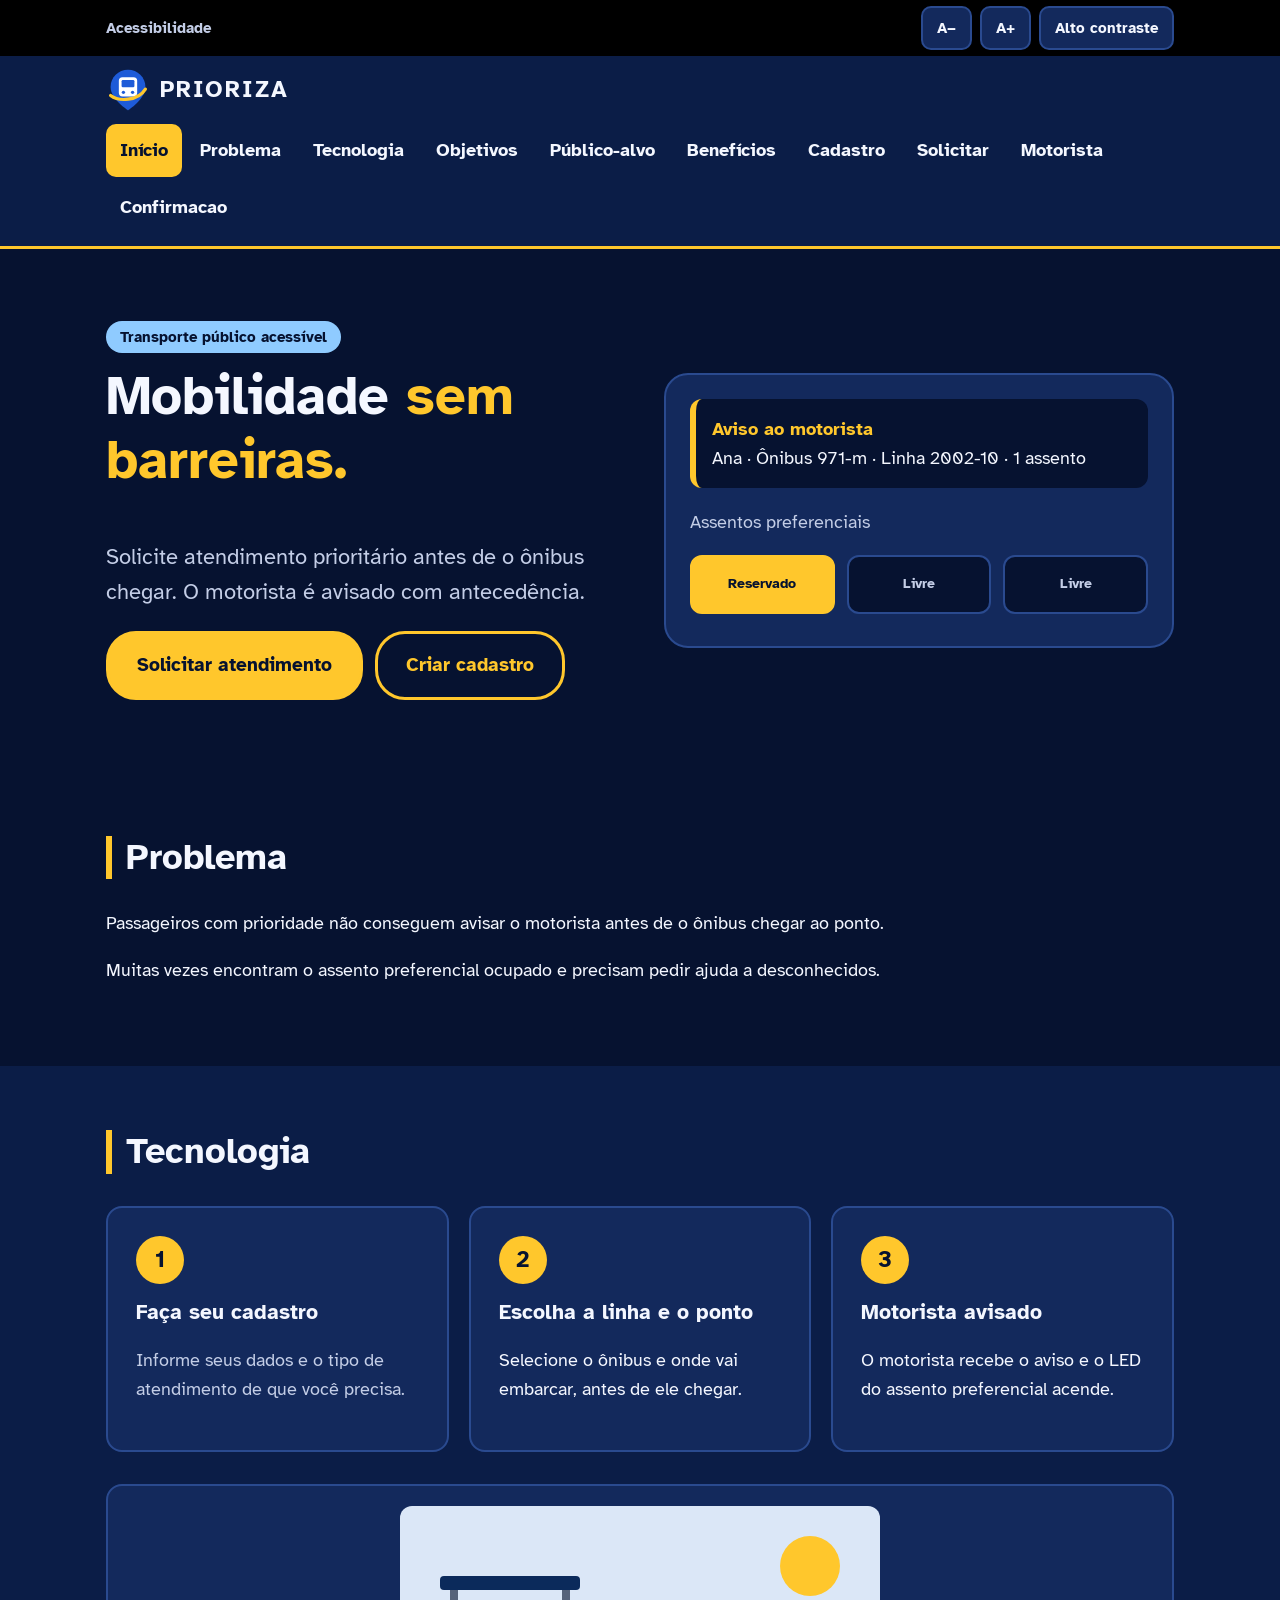
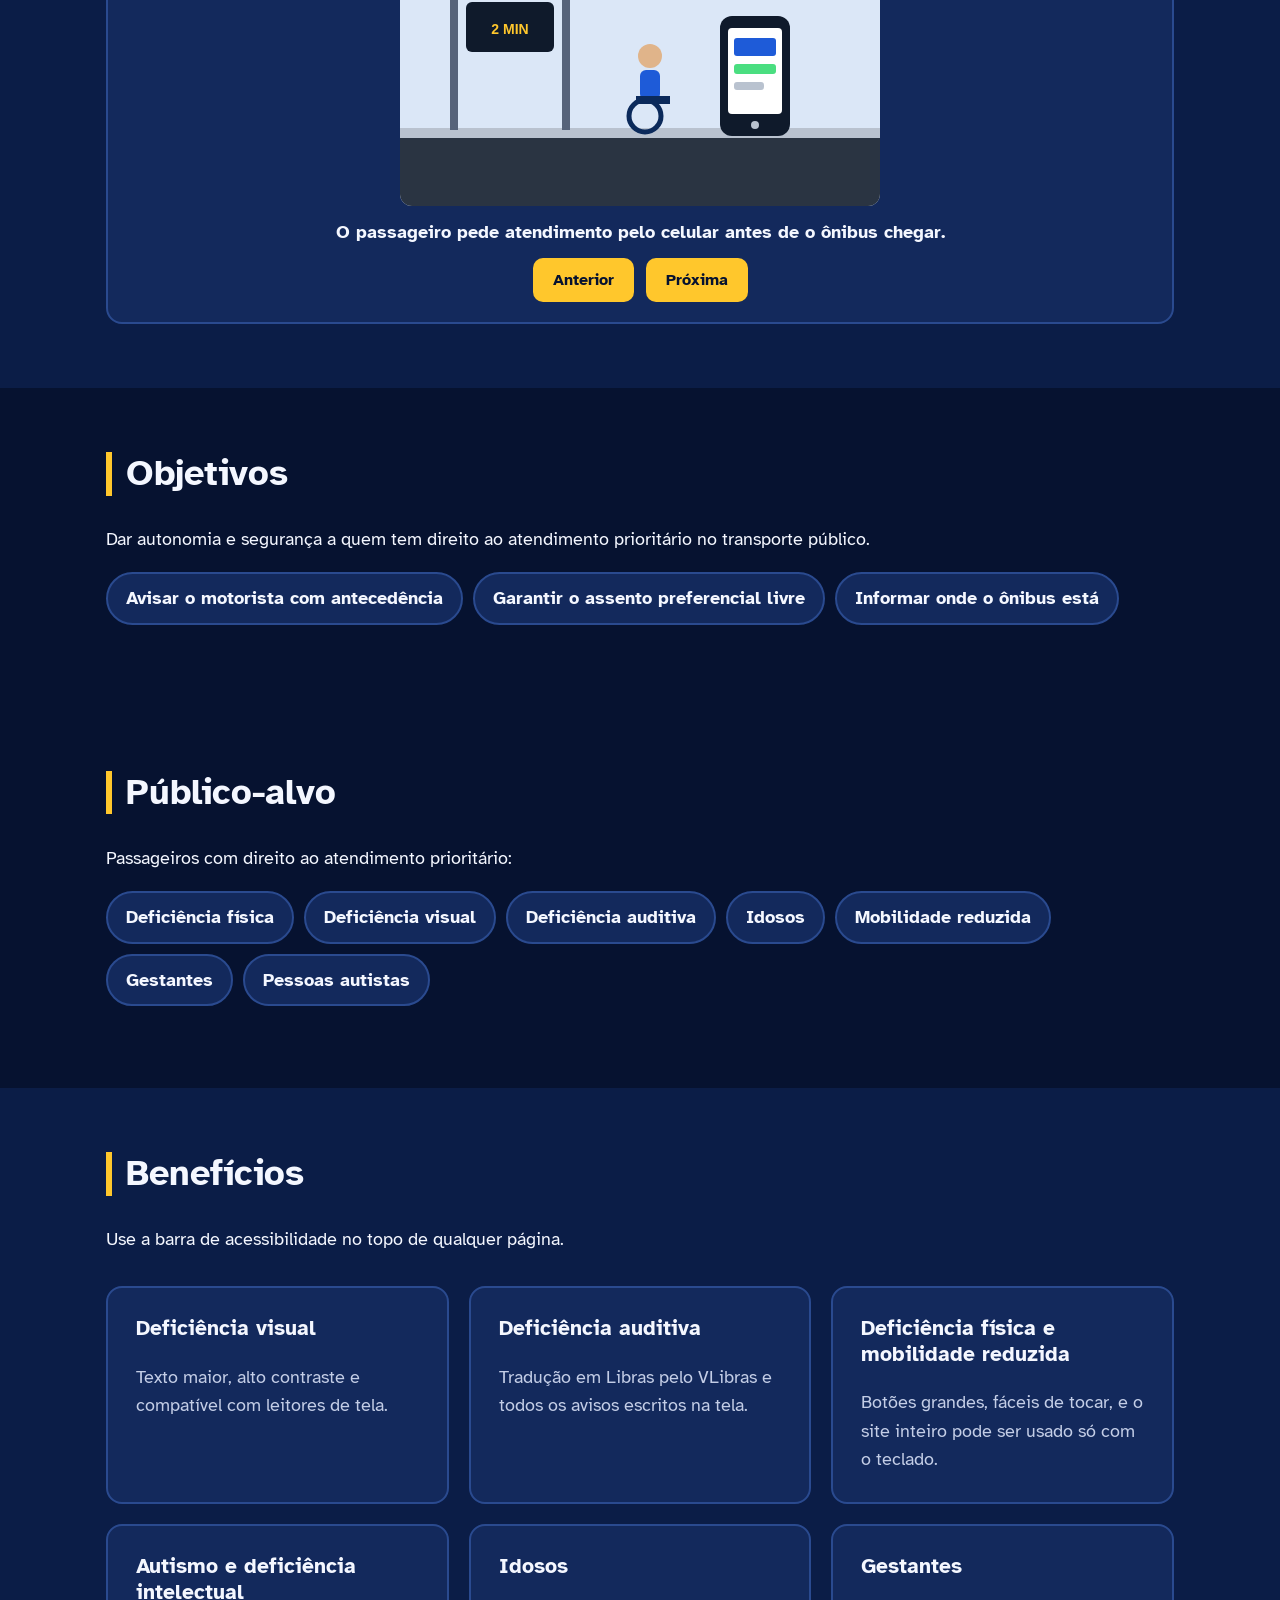
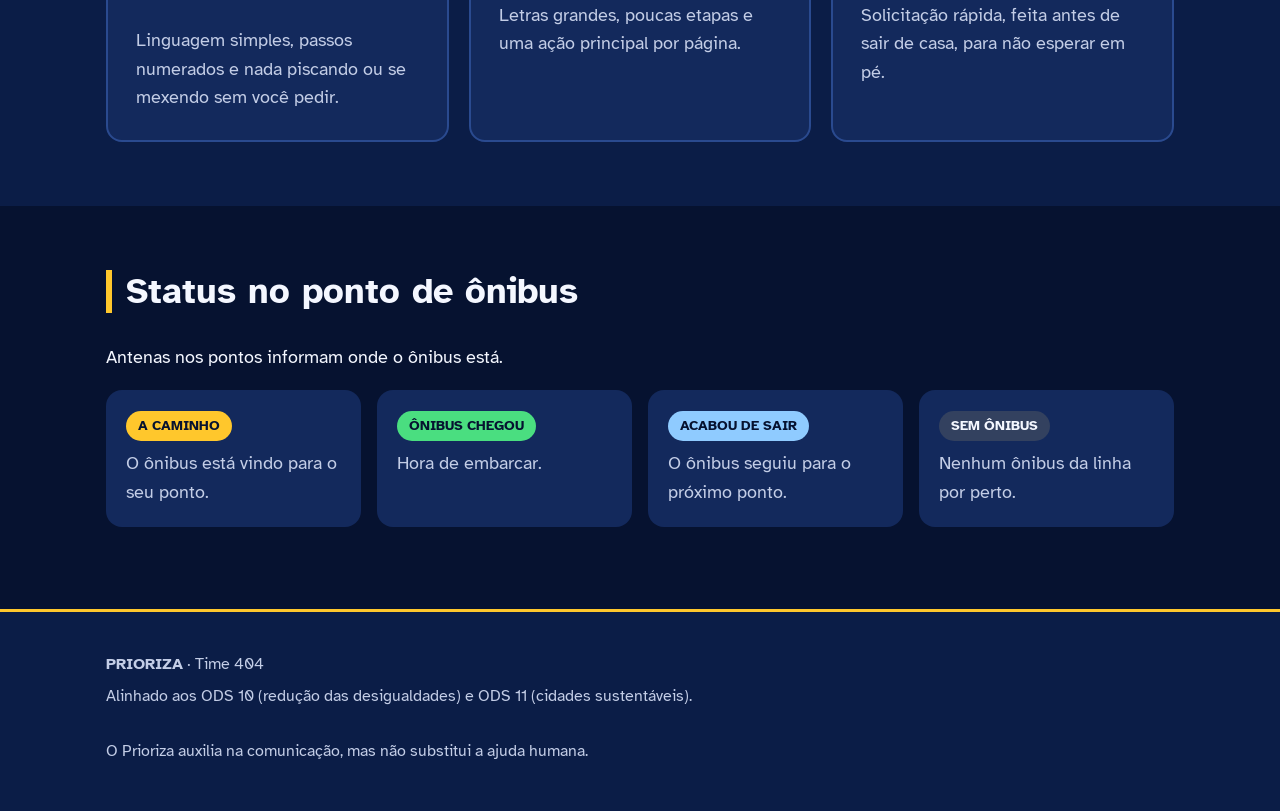
<file: index.html>
<!DOCTYPE html>
<html lang="pt-BR">

<head>
    <meta charset="UTF-8">
    <meta name="viewport" content="width=device-width, initial-scale=1.0">
    <title>Prioriza - Mobilidade sem barreiras</title>
    <link rel="preconnect" href="https://fonts.googleapis.com">
    <link rel="preconnect" href="https://fonts.gstatic.com" crossorigin>
    <link href="https://fonts.googleapis.com/css2?family=Atkinson+Hyperlegible:wght@400;700&display=swap"
        rel="stylesheet">
    <link rel="stylesheet" href="src/style/main.css">
</head>

<body>
    <!--corpo-->
    <a class="skip-link" href="#content">Pular para o conteúdo</a>
    <div class="topbar">
        <div class="container">
            <span class="topbar-title">Acessibilidade</span>
            <button onclick="diminuirTexto()" aria-label="Diminuir o tamanho do texto">A−</button>
            <button onclick="aumentarTexto()" aria-label="Aumentar o tamanho do texto">A+</button>
            <button onclick="alternarContraste()">Alto contraste</button>
        </div>
    </div>

    <header class="header">
        <div class="container">
            <a class="logo" href="index.html">
                <img src="src/assets/img/logo.svg" alt="Logo do Prioriza" width="44" height="44">
                PRIORIZA
            </a>
            <nav aria-label="Menu principal">
                <ul class="menu">
                    <li><a aria-current="page" class="active" href="index.html">Início</a></li>
                    <li><a href="#problem">Problema</a></li>
                    <li><a href="#tecno">Tecnologia</a></li>
                    <li><a href="#goals">Objetivos</a></li>
                    <li><a href="#audience">Público-alvo</a></li>
                    <li><a href="#benefit">Benefícios</a></li>
                    <li><a href="src/pages/register.html">Cadastro</a></li>
                    <li><a href="src/pages/request.html">Solicitar</a></li>
                    <li><a href="src/pages/driver.html">Motorista</a></li>
                    <li><a href="src/pages/confirmation.html">Confirmacao</a></li>
                </ul>
            </nav>
        </div>
    </header>

    <main id="content" tabindex="-1">
        <section class="intro">
            <div class="container">
                <div>
                    <span class="tag">Transporte público acessível</span>
                    <h1>Mobilidade <span>sem barreiras.</span></h1>
                    <p class="subtitle">Solicite atendimento prioritário antes de o ônibus chegar. O motorista é avisado
                        com antecedência.</p>
                    <div class="buttons">
                        <a class="button yellow-button" href="src/pages/request.html">Solicitar atendimento</a>
                        <a class="button border-button" href="src/pages/register.html">Criar cadastro</a>
                    </div>
                </div>

                <div class="example" aria-label="Exemplo de aviso enviado ao motorista">
                    <div class="example-alert">
                        <strong>Aviso ao motorista</strong>
                        Ana · Ônibus 971-m · Linha 2002-10 · 1 assento
                    </div>
                    <p class="seats-text">Assentos preferenciais</p>
                    <div class="seats">
                        <div class="seat seat-on">Reservado</div>
                        <div class="seat">Livre</div>
                        <div class="seat">Livre</div>
                    </div>
                </div>
            </div>
        </section>
        <section class="section" id="problem">
            <div class="container">
                <h2 class="title">Problema</h2>
                <p>Passageiros com prioridade não conseguem avisar o motorista antes de o ônibus chegar ao ponto.</p>
                <p>Muitas vezes encontram o assento preferencial ocupado e precisam pedir ajuda a desconhecidos.</p>
            </div>
        </section>
        <section class="section section-blue">
            <div class="container">
                <h2 id="tecno" class="title">Tecnologia</h2>
                <ol class="cards">
                    <li class="card">
                        <span class="number">1</span>
                        <h3>Faça seu cadastro</h3>
                        <span class="card-text">Informe seus dados e o tipo de atendimento de que você precisa.</span>
                    </li>
                    <li class="card">
                        <span class="number">2</span>
                        <h3>Escolha a linha e o ponto</h3>
                        <p>Selecione o ônibus e onde vai embarcar, antes de ele chegar.</p>
                    </li>
                    <li class="card">
                        <span class="number">3</span>
                        <h3>Motorista avisado</h3>
                        <p>O motorista recebe o aviso e o LED do assento preferencial acende.</p>
                    </li>
                </ol>
                <div class="slideshow">
                    <img id="foto" src="src/assets/img/slide1.svg"
                        alt="O passageiro pede atendimento pelo celular antes de o ônibus chegar.">
                    <span id="legenda" class="legenda" aria-live="polite">O passageiro pede atendimento pelo
                        celular antes de o ônibus chegar.</span>
                    <div class="botoes">
                        <button type="button" onclick="voltarFoto()">Anterior</button>
                        <button type="button" onclick="proximaFoto()">Próxima</button>
                    </div>
                </div>
            </div>
        </section>
        <section class="section" id="goals">
            <div class="container">
                <h2 class="title">Objetivos</h2>
                <p>Dar autonomia e segurança a quem tem direito ao atendimento prioritário no transporte público.</p>
                <ul class="people">
                    <li>Avisar o motorista com antecedência</li>
                    <li>Garantir o assento preferencial livre</li>
                    <li>Informar onde o ônibus está</li>
                </ul>
            </div>
        </section>
        <section class="section">
            <div class="container">
                <h2 id="audience" class="title">Público-alvo</h2>
                <p>Passageiros com direito ao atendimento prioritário:</p>
                <ul class="people">
                    <li>Deficiência física</li>
                    <li>Deficiência visual</li>
                    <li>Deficiência auditiva</li>
                    <li>Idosos</li>
                    <li>Mobilidade reduzida</li>
                    <li>Gestantes</li>
                    <li>Pessoas autistas</li>
                </ul>
            </div>
        </section>
        <section class="section section-blue">
            <div class="container">
                <h2 id="benefit" class="title">Benefícios</h2>
                <p>Use a barra de acessibilidade no topo de qualquer página.</p>
                <ul class="cards">
                    <li class="card">
                        <h3>Deficiência visual</h3>
                        <span class="card-text">Texto maior, alto contraste e compatível com leitores de tela.</span>
                    </li>
                    <li class="card">
                        <h3>Deficiência auditiva</h3>
                        <span class="card-text">Tradução em Libras pelo VLibras e todos os avisos escritos na
                            tela.</span>
                    </li>
                    <li class="card">
                        <h3>Deficiência física e mobilidade reduzida</h3>
                        <span class="card-text">Botões grandes, fáceis de tocar, e o site inteiro pode ser usado só com
                            o teclado.</span>
                    </li>
                    <li class="card">
                        <h3>Autismo e deficiência intelectual</h3>
                        <span class="card-text">Linguagem simples, passos numerados e nada piscando ou se mexendo sem
                            você pedir.</span>
                    </li>
                    <li class="card">
                        <h3>Idosos</h3>
                        <span class="card-text">Letras grandes, poucas etapas e uma ação principal por página.</span>
                    </li>
                    <li class="card">
                        <h3>Gestantes</h3>
                        <span class="card-text">Solicitação rápida, feita antes de sair de casa, para não esperar em
                            pé.</span>
                    </li>
                </ul>
            </div>
        </section>
        <section class="section">
            <div class="container">
                <h2 class="title">Status no ponto de ônibus</h2>
                <p>Antenas nos pontos informam onde o ônibus está.</p>
                <ul class="status-cards">
                    <li>
                        <span class="status status-yellow">A CAMINHO</span>
                        <span class="status-text">O ônibus está vindo para o seu ponto.</span>
                    </li>
                    <li>
                        <span class="status status-green">ÔNIBUS CHEGOU</span>
                        <span class="status-text">Hora de embarcar.</span>
                    </li>
                    <li>
                        <span class="status status-blue">ACABOU DE SAIR</span>
                        <span class="status-text">O ônibus seguiu para o próximo ponto.</span>
                    </li>
                    <li>
                        <span class="status status-gray">SEM ÔNIBUS</span>
                        <span class="status-text">Nenhum ônibus da linha por perto.</span>
                    </li>
                </ul>
            </div>
        </section>
    </main>

    <footer class="footer">
        <div class="container">
            <div>
                <p><strong>PRIORIZA</strong> · Time 404</p>
                <p>Alinhado aos ODS 10 (redução das desigualdades) e ODS 11 (cidades sustentáveis).</p>
            </div>
            <p>O Prioriza auxilia na comunicação, mas não substitui a ajuda humana.</p>
        </div>
    </footer>

    <script src="src/js/prioriza.js"></script>
    <script src="src/js/interface.js"></script>
    <script src="src/js/accessibility.js"></script>
    <script src="src/js/slideshow.js"></script>
    <script src="https://vlibras.gov.br/app/vlibras-plugin.js"></script>
</body>

</html>
</file>
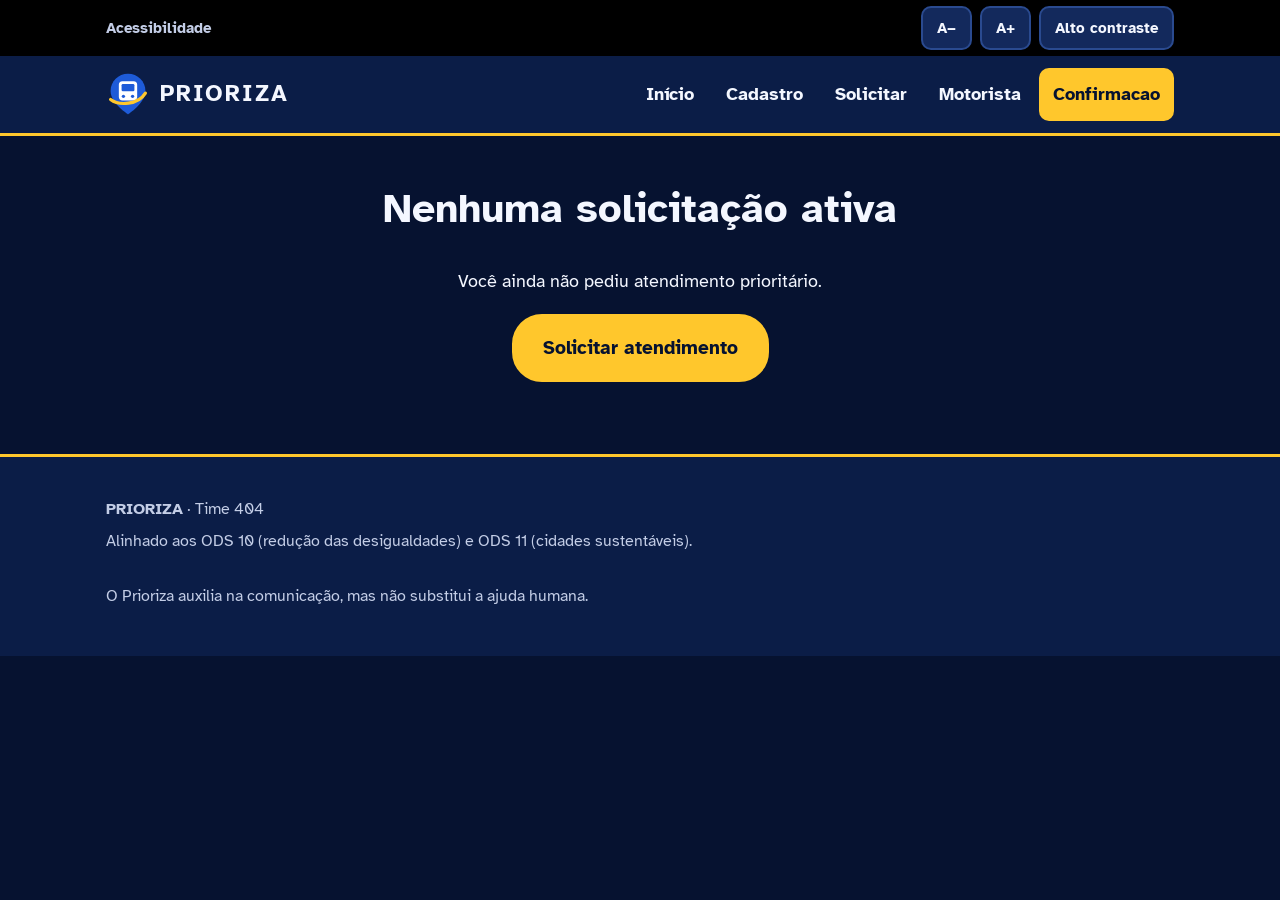
<file: src/pages/confirmation.html>
<!DOCTYPE html>
<html lang="pt-BR">

<head>
    <meta charset="UTF-8">
    <meta name="viewport" content="width=device-width, initial-scale=1.0">
    <title>Sua solicitação - Prioriza</title>
    <link rel="preconnect" href="https://fonts.googleapis.com">
    <link rel="preconnect" href="https://fonts.gstatic.com" crossorigin>
    <link href="https://fonts.googleapis.com/css2?family=Atkinson+Hyperlegible:wght@400;700&display=swap"
        rel="stylesheet">
    <link rel="stylesheet" href="../style/main.css">
</head>

<body onload="mostraPaginaConfirmacao()">
    <a class="skip-link" href="#content">Pular para o conteúdo</a>
    <div class="topbar">
        <div class="container">
            <span class="topbar-title">Acessibilidade</span>
            <button onclick="diminuirTexto()" aria-label="Diminuir o tamanho do texto">A−</button>
            <button onclick="aumentarTexto()" aria-label="Aumentar o tamanho do texto">A+</button>
            <button onclick="alternarContraste()">Alto contraste</button>
        </div>
    </div>

    <header class="header">
        <div class="container">
            <a class="logo" href="../../index.html">
                <img src="../assets/img/logo.svg" alt="Logo do Prioriza" width="44" height="44">
                PRIORIZA
            </a>
            <nav aria-label="Menu principal">
                <ul class="menu">
                    <li><a href="../../index.html">Início</a></li>
                    <li><a href="register.html">Cadastro</a></li>
                    <li><a href="request.html">Solicitar</a></li>
                    <li><a href="driver.html">Motorista</a></li>
                    <li><a class="active" aria-current="page" href="confirmation.html">Confirmacao</a></li>
                </ul>
            </nav>
        </div>
    </header>

    <main id="content" tabindex="-1">
        <section class="page">
            <div class="container done">
                <div id="active-request">
                    <div class="done-icon" aria-hidden="true">&#10003;</div>
                    <p class="step">Passo 3 de 3</p>
                    <h1>Solicitação enviada com sucesso!</h1>
                    <p>Seu pedido já foi informado ao motorista.</p>
                    <p class="msg msg-green" id="driver-message"></p>

                    <div class="side-box">
                        <h2>Sua solicitação</h2>
                        <dl class="info">
                            <div>
                                <dt>Linha</dt>
                                <dd id="line"></dd>
                            </div>
                            <div>
                                <dt>Ônibus</dt>
                                <dd id="bus"></dd>
                            </div>
                            <div>
                                <dt>Ponto de embarque</dt>
                                <dd id="summary-stop"></dd>
                            </div>
                            <div>
                                <dt>Assentos</dt>
                                <dd id="summary-seats"></dd>
                            </div>
                            <div>
                                <dt>LED do assento</dt>
                                <dd id="summary-led"></dd>
                            </div>
                        </dl>
                    </div>

                    <div class="side-box">
                        <h2>Onde está o ônibus</h2>
                        <ul class="stops">
                            <li id="stop-item1"><span id="stop1">Terminal Pq. D. Pedro II</span> <span
                                    class="status status-gray" id="status1">SEM ÔNIBUS</span></li>
                            <li id="stop-item2"><span id="stop2">Lgo. Pateo do Colégio</span> <span
                                    class="status status-gray" id="status2">SEM ÔNIBUS</span></li>
                            <li id="stop-item3"><span id="stop3">R. Boa Vista, 364</span> <span
                                    class="status status-gray" id="status3">SEM ÔNIBUS</span></li>
                        </ul>
                        <p class="alert-text" id="arrival-alert" aria-live="polite"></p>
                        <button class="button yellow-button big-button" id="move-button" onclick="moverOnibus()">Avançar
                            ônibus</button>
                    </div>

                    <details class="cancel" id="cancel-box">
                        <summary>Cancelar solicitação</summary>
                        <div class="side-box">
                            <h2>Tem certeza?</h2>
                            <p>O motorista será avisado de que você não precisa mais do atendimento.</p>
                            <button class="button red-button big-button" onclick="cancelarSolicitacao()">Sim,
                                cancelar solicitação</button>
                        </div>
                    </details>
                </div>

                <div class="cancelation_request" id="cancelled">
                    <h1>Solicitação cancelada</h1>
                    <p class="msg msg-green" aria-live="polite">O cancelamento do agendamento foi realizado com sucesso.
                    </p>
                    <a class="button yellow-button" href="request.html">Fazer nova solicitação</a>
                </div>

                <div class="cancelation_request" id="no-request">
                    <h1>Nenhuma solicitação ativa</h1>
                    <p>Você ainda não pediu atendimento prioritário.</p>
                    <a class="button yellow-button" href="request.html">Solicitar atendimento</a>
                </div>
            </div>
        </section>
    </main>

    <footer class="footer">
        <div class="container">
            <div>
                <p><strong>PRIORIZA</strong> · Time 404</p>
                <p>Alinhado aos ODS 10 (redução das desigualdades) e ODS 11 (cidades sustentáveis).</p>
            </div>
            <p>O Prioriza auxilia na comunicação, mas não substitui a ajuda humana.</p>
        </div>
    </footer>

    <script src="../js/prioriza.js"></script>
    <script src="../js/interface.js"></script>
    <script src="../js/accessibility.js"></script>
    <script src="https://vlibras.gov.br/app/vlibras-plugin.js"></script>
</body>

</html>
</file>
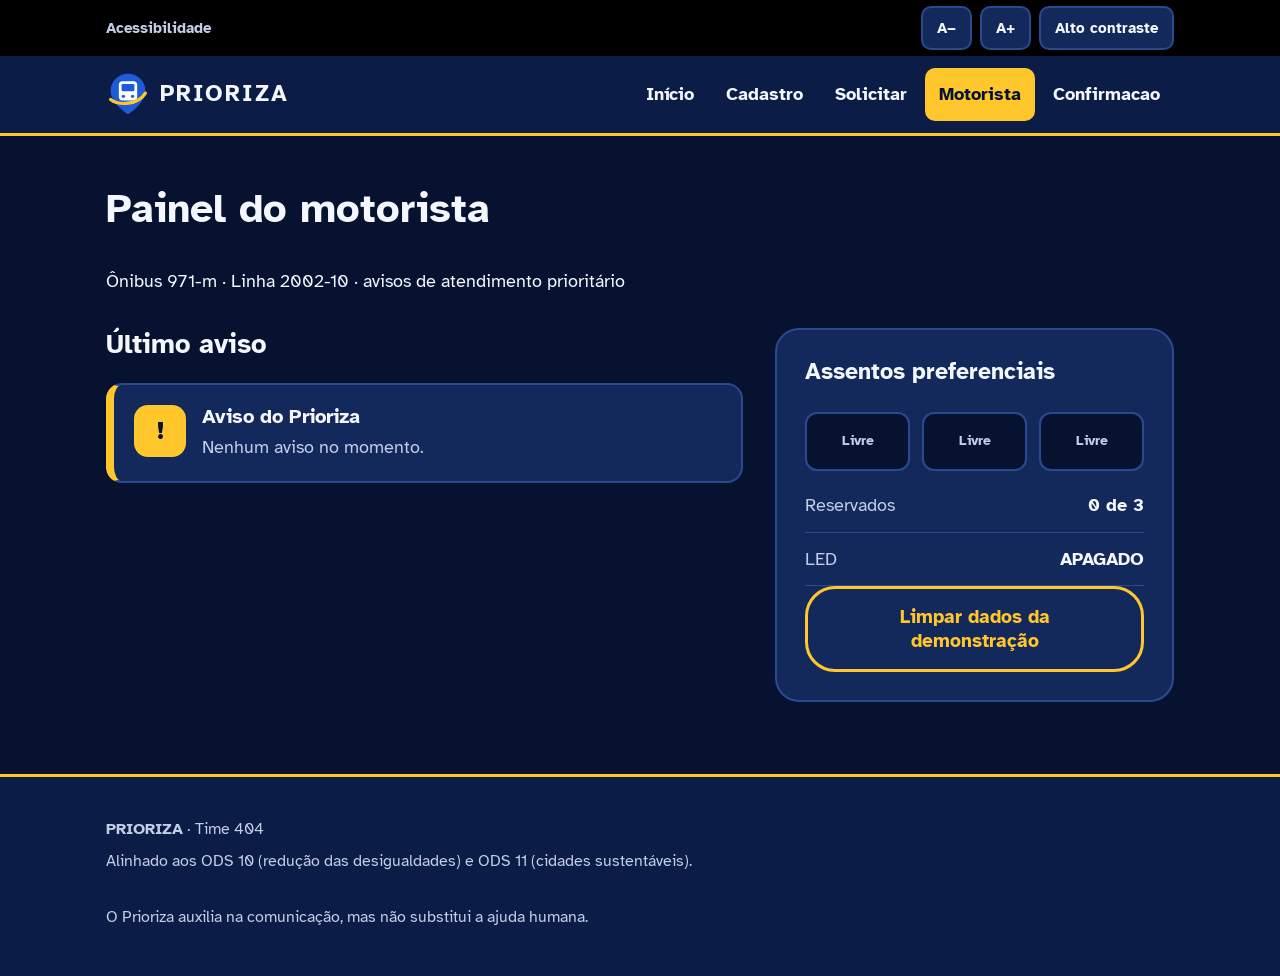
<file: src/pages/driver.html>
<!DOCTYPE html>
<html lang="pt-BR">

<head>
    <meta charset="UTF-8">
    <meta name="viewport" content="width=device-width, initial-scale=1.0">
    <title>Painel do motorista - Prioriza</title>
    <link rel="preconnect" href="https://fonts.googleapis.com">
    <link rel="preconnect" href="https://fonts.gstatic.com" crossorigin>
    <link href="https://fonts.googleapis.com/css2?family=Atkinson+Hyperlegible:wght@400;700&display=swap"
        rel="stylesheet">
    <link rel="stylesheet" href="../style/main.css">
</head>

<body onload="mostraPaginaMotorista()">
    <a class="skip-link" href="#content">Pular para o conteúdo</a>

    <div class="topbar">
        <div class="container">
            <span class="topbar-title">Acessibilidade</span>
            <button onclick="diminuirTexto()" aria-label="Diminuir o tamanho do texto">A−</button>
            <button onclick="aumentarTexto()" aria-label="Aumentar o tamanho do texto">A+</button>
            <button onclick="alternarContraste()">Alto contraste</button>
        </div>
    </div>

    <header class="header">
        <div class="container">
            <a class="logo" href="../../index.html">
                <img src="../assets/img/logo.svg" alt="Logo do Prioriza" width="44" height="44">
                PRIORIZA
            </a>
            <nav aria-label="Menu principal">
                <ul class="menu">
                    <li><a href="../../index.html">Início</a></li>
                    <li><a href="register.html">Cadastro</a></li>
                    <li><a href="request.html">Solicitar</a></li>
                    <li><a aria-current="page" class="active" href="driver.html">Motorista</a></li>
                    <li><a href="confirmation.html">Confirmacao</a></li>
                </ul>
            </nav>
        </div>
    </header>

    <main id="content" tabindex="-1">
        <section class="page">
            <div class="container">
                <h1>Painel do motorista</h1>
                <p>Ônibus 971-m · Linha 2002-10 · avisos de atendimento prioritário</p>

                <div class="row">
                    <div>
                        <h2>Último aviso</h2>
                        <div class="notice">
                            <span class="icon" aria-hidden="true">!</span>
                            <div>
                                <h3>Aviso do Prioriza</h3>
                                <p id="driver-alert">Nenhum aviso no momento.</p>
                            </div>
                        </div>
                    </div>

                    <aside class="side-box">
                        <h2>Assentos preferenciais</h2>
                        <div class="seats">
                            <div class="seat" id="seat1">Livre</div>
                            <div class="seat" id="seat2">Livre</div>
                            <div class="seat" id="seat3">Livre</div>
                        </div>
                        <dl class="info">
                            <div>
                                <dt>Reservados</dt>
                                <dd id="reserved-seats">0 de 3</dd>
                            </div>
                            <div>
                                <dt>LED</dt>
                                <dd id="driver-led">APAGADO</dd>
                            </div>
                        </dl>
                        <button class="button border-button big-button" type="button"
                            onclick="reiniciarDemonstracao()">Limpar dados
                            da demonstração</button>
                    </aside>
                </div>
            </div>
        </section>
    </main>

    <footer class="footer">
        <div class="container">
            <div>
                <p><strong>PRIORIZA</strong> · Time 404</p>
                <p>Alinhado aos ODS 10 (redução das desigualdades) e ODS 11 (cidades sustentáveis).</p>
            </div>
            <p>O Prioriza auxilia na comunicação, mas não substitui a ajuda humana.</p>
        </div>
    </footer>

    <script src="../js/prioriza.js"></script>
    <script src="../js/interface.js"></script>
    <script src="../js/accessibility.js"></script>

    <script src="https://vlibras.gov.br/app/vlibras-plugin.js"></script>
</body>

</html>
</file>
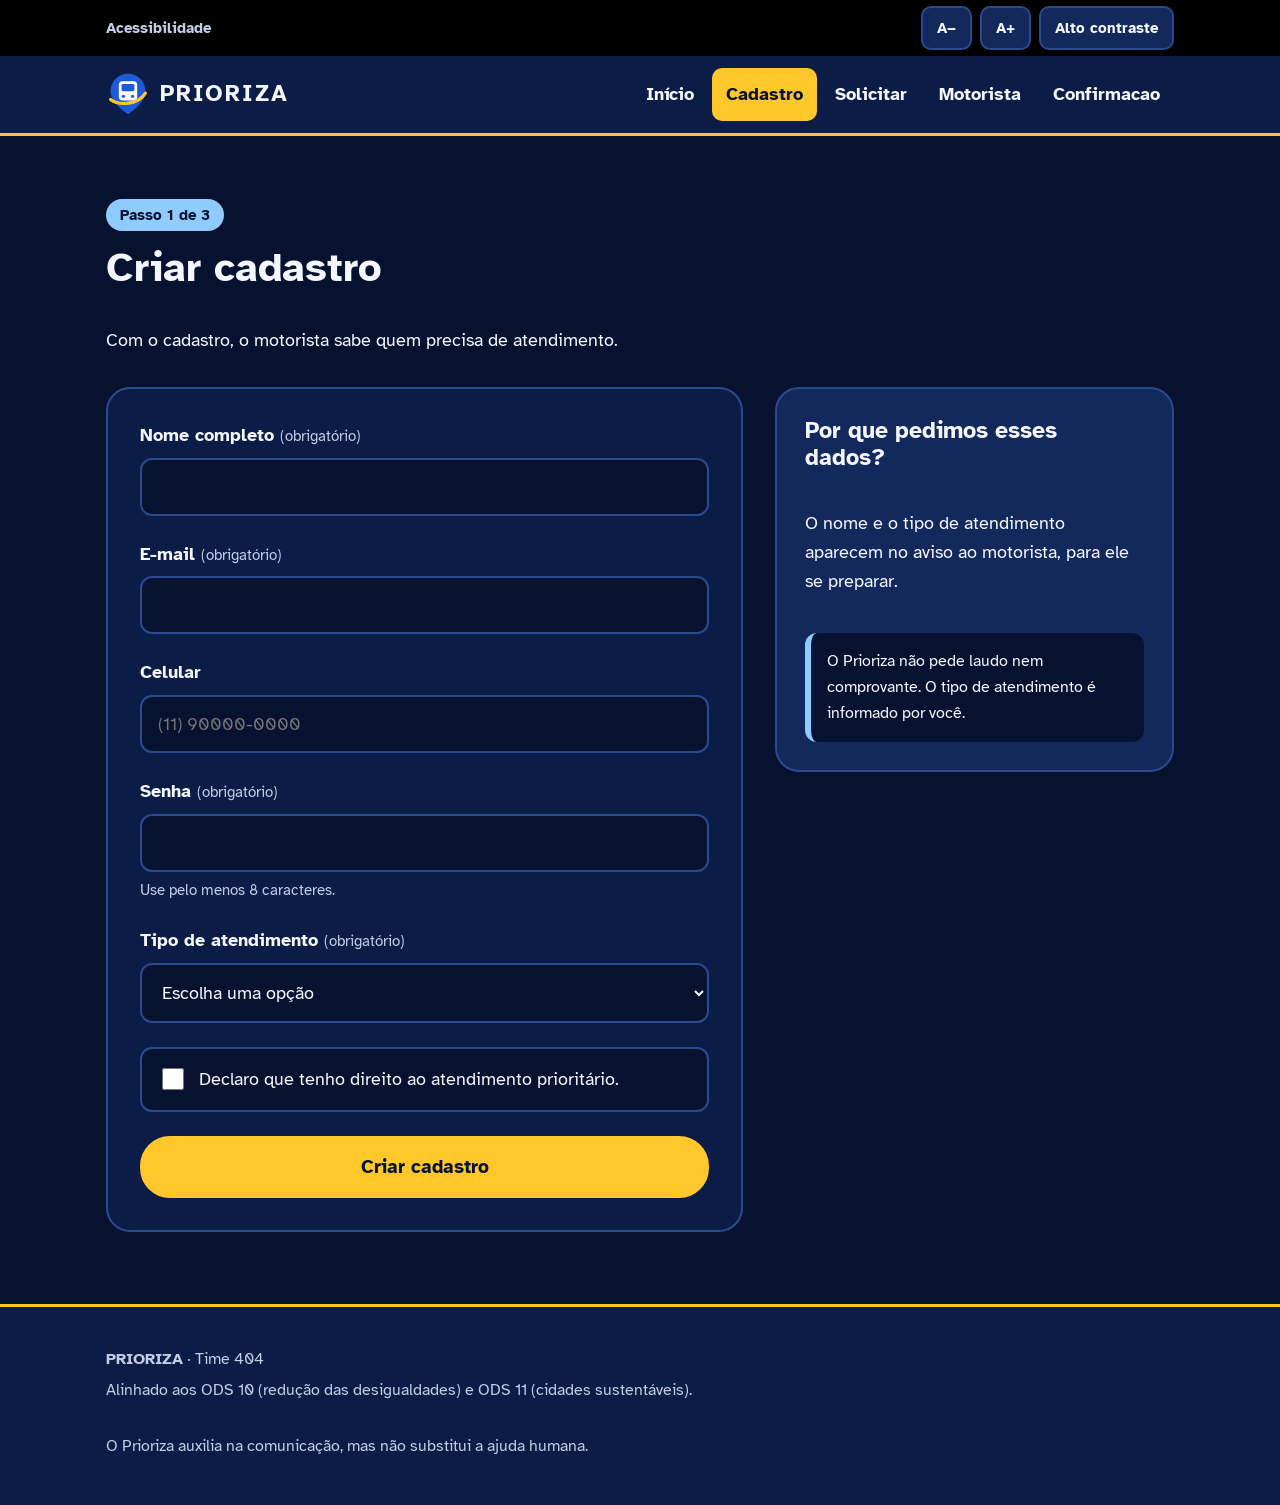
<file: src/pages/register.html>
<!DOCTYPE html>
<html lang="pt-BR">

<head>
    <meta charset="UTF-8">
    <meta name="viewport" content="width=device-width, initial-scale=1.0">
    <title>Cadastro - Prioriza</title>
    <link rel="preconnect" href="https://fonts.googleapis.com">
    <link rel="preconnect" href="https://fonts.gstatic.com" crossorigin>
    <link href="https://fonts.googleapis.com/css2?family=Atkinson+Hyperlegible:wght@400;700&display=swap"
        rel="stylesheet">
    <link rel="stylesheet" href="../style/main.css">
</head>

<body>
    <a class="skip-link" href="#content">Pular para o conteúdo</a>

    <div class="topbar">
        <div class="container">
            <span class="topbar-title">Acessibilidade</span>
            <button onclick="diminuirTexto()" aria-label="Diminuir o tamanho do texto">A−</button>
            <button onclick="aumentarTexto()" aria-label="Aumentar o tamanho do texto">A+</button>
            <button onclick="alternarContraste()">Alto contraste</button>
        </div>
    </div>

    <header class="header">
        <div class="container">
            <a class="logo" href="../../index.html">
                <img src="../assets/img/logo.svg" alt="Logo do Prioriza" width="44" height="44">
                PRIORIZA
            </a>
            <nav aria-label="Menu principal">
                <ul class="menu">
                    <li><a href="../../index.html">Início</a></li>
                    <li><a aria-current="page" class="active" href="register.html">Cadastro</a></li>
                    <li><a href="request.html">Solicitar</a></li>
                    <li><a href="driver.html">Motorista</a></li>
                    <li><a href="confirmation.html">Confirmacao</a></li>
                </ul>
            </nav>
        </div>
    </header>

    <main id="content" tabindex="-1">
        <section class="page">
            <div class="container">
                <p class="step">Passo 1 de 3</p>
                <h1>Criar cadastro</h1>
                <p>Com o cadastro, o motorista sabe quem precisa de atendimento.</p>

                <div class="row">
                    <div class="form-box">
                        <div id="message" aria-live="polite"></div>

                        <div class="field">
                            <label for="name">Nome completo <span class="small">(obrigatório)</span></label>
                            <input type="text" id="name" autocomplete="name">
                        </div>

                        <div class="field">
                            <label for="email">E-mail <span class="small">(obrigatório)</span></label>
                            <input type="email" id="email" autocomplete="email">
                        </div>

                        <div class="field">
                            <label for="phone">Celular</label>
                            <input type="tel" id="phone" autocomplete="tel" placeholder="(11) 90000-0000">
                        </div>

                        <div class="field">
                            <label for="password">Senha <span class="small">(obrigatório)</span></label>
                            <input type="password" id="password" autocomplete="new-password">
                            <span class="hint">Use pelo menos 8 caracteres.</span>
                        </div>

                        <div class="field">
                            <label for="type">Tipo de atendimento <span class="small">(obrigatório)</span></label>
                            <select id="type">
                                <option value="">Escolha uma opção</option>
                                <option value="FISICA">Deficiência física</option>
                                <option value="VISUAL">Deficiência visual</option>
                                <option value="AUDITIVA">Deficiência auditiva</option>
                                <option value="IDOSO">Idoso</option>
                                <option value="MOBILIDADE REDUZIDA">Mobilidade reduzida</option>
                                <option value="GESTANTE">Gestante</option>
                                <option value="AUTISTA">Autista</option>
                            </select>
                        </div>

                        <label class="choice">
                            <input type="checkbox" id="declaration">
                            Declaro que tenho direito ao atendimento prioritário.
                        </label>

                        <button class="button yellow-button big-button" type="button" onclick="cadastrar()">Criar
                            cadastro</button>
                    </div>

                    <aside class="side-box">
                        <h2>Por que pedimos esses dados?</h2>
                        <p>O nome e o tipo de atendimento aparecem no aviso ao motorista, para ele se preparar.</p>
                        <div class="tip">
                            O Prioriza não pede laudo nem comprovante. O tipo de atendimento é informado por você.
                        </div>
                    </aside>
                </div>
            </div>
        </section>
    </main>

    <footer class="footer">
        <div class="container">
            <div>
                <p><strong>PRIORIZA</strong> · Time 404</p>
                <p>Alinhado aos ODS 10 (redução das desigualdades) e ODS 11 (cidades sustentáveis).</p>
            </div>
            <p>O Prioriza auxilia na comunicação, mas não substitui a ajuda humana.</p>
        </div>
    </footer>

    <script src="../js/prioriza.js"></script>
    <script src="../js/interface.js"></script>
    <script src="../js/accessibility.js"></script>
    <script src="https://vlibras.gov.br/app/vlibras-plugin.js"></script>
</body>

</html>
</file>
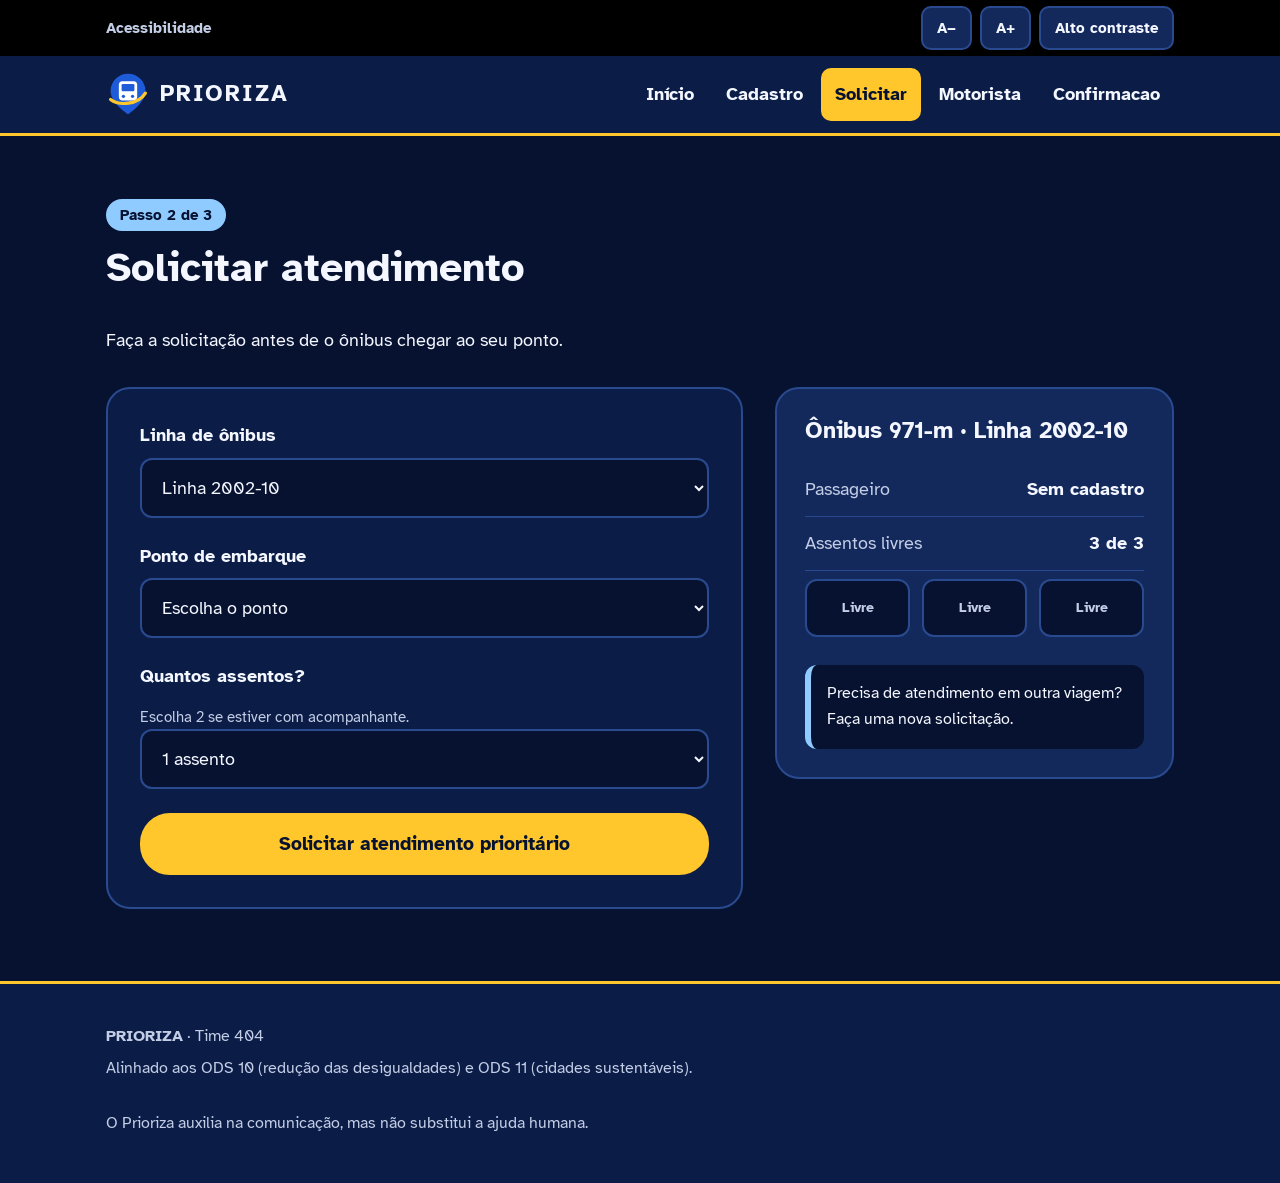
<file: src/pages/request.html>
<!DOCTYPE html>
<html lang="pt-BR">

<head>
    <meta charset="UTF-8">
    <meta name="viewport" content="width=device-width, initial-scale=1.0">
    <title>Solicitar atendimento - Prioriza</title>
    <link rel="preconnect" href="https://fonts.googleapis.com">
    <link rel="preconnect" href="https://fonts.gstatic.com" crossorigin>
    <link href="https://fonts.googleapis.com/css2?family=Atkinson+Hyperlegible:wght@400;700&display=swap"
        rel="stylesheet">
    <link rel="stylesheet" href="../style/main.css">
</head>

<body onload="mostraPaginaSolicitacao()">
    <a class="skip-link" href="#content">Pular para o conteúdo</a>
    <div class="topbar">
        <div class="container">
            <span class="topbar-title">Acessibilidade</span>
            <button onclick="diminuirTexto()" aria-label="Diminuir o tamanho do texto">A−</button>
            <button onclick="aumentarTexto()" aria-label="Aumentar o tamanho do texto">A+</button>
            <button onclick="alternarContraste()">Alto contraste</button>
        </div>
    </div>

    <header class="header">
        <div class="container">
            <a class="logo" href="../../index.html">
                <img src="../assets/img/logo.svg" alt="Logo do Prioriza" width="44" height="44">
                PRIORIZA
            </a>
            <nav aria-label="Menu principal">
                <ul class="menu">
                    <li><a href="../../index.html">Início</a></li>
                    <li><a href="register.html">Cadastro</a></li>
                    <li><a aria-current="page" class="active" href="request.html">Solicitar</a></li>
                    <li><a href="driver.html">Motorista</a></li>
                    <li><a href="confirmation.html">Confirmacao</a></li>
                </ul>
            </nav>
        </div>
    </header>

    <main id="content" tabindex="-1">
        <section class="page">
            <div class="container">
                <p class="step">Passo 2 de 3</p>
                <h1>Solicitar atendimento</h1>
                <p>Faça a solicitação antes de o ônibus chegar ao seu ponto.</p>

                <div class="row">
                    <div class="form-box">
                        <div id="message" aria-live="polite"></div>

                        <div class="field">
                            <label for="line-select">Linha de ônibus</label>
                            <select id="line-select">
                                <option value="2002-10">Linha 2002-10</option>
                            </select>
                        </div>

                        <div class="field">
                            <label for="stop">Ponto de embarque</label>
                            <select id="stop">
                                <option value="">Escolha o ponto</option>
                                <option value="Terminal Pq. D. Pedro II">Terminal Pq. D. Pedro II</option>
                                <option value="Lgo. Pateo do Colégio">Lgo. Pateo do Colégio</option>
                                <option value="R. Boa Vista, 364">R. Boa Vista, 364</option>
                            </select>
                        </div>

                        <div class="field">
                            <label for="seats">Quantos assentos?</label>
                            <span class="hint">Escolha 2 se estiver com acompanhante.</span>
                            <select id="seats">
                                <option value="1">1 assento</option>
                                <option value="2">2 assentos</option>
                            </select>
                        </div>

                        <button class="button yellow-button big-button" type="button"
                            onclick="solicitarAtendimento()">Solicitar atendimento prioritário</button>
                    </div>

                    <aside class="side-box">
                        <h2>Ônibus 971-m · Linha 2002-10</h2>
                        <dl class="info">
                            <div>
                                <dt>Passageiro</dt>
                                <dd id="current-passenger">Sem cadastro</dd>
                            </div>
                            <div>
                                <dt>Assentos livres</dt>
                                <dd id="free-seats">3 de 3</dd>
                            </div>
                        </dl>
                        <div class="seats">
                            <div class="seat" id="seat1">Livre</div>
                            <div class="seat" id="seat2">Livre</div>
                            <div class="seat" id="seat3">Livre</div>
                        </div>
                        <div class="tip">
                            Precisa de atendimento em outra viagem? Faça uma nova solicitação.
                        </div>
                    </aside>
                </div>
            </div>
        </section>
    </main>

    <footer class="footer">
        <div class="container">
            <div>
                <p><strong>PRIORIZA</strong> · Time 404</p>
                <p>Alinhado aos ODS 10 (redução das desigualdades) e ODS 11 (cidades sustentáveis).</p>
            </div>
            <p>O Prioriza auxilia na comunicação, mas não substitui a ajuda humana.</p>
        </div>
    </footer>

    <script src="../js/prioriza.js"></script>
    <script src="../js/interface.js"></script>
    <script src="../js/accessibility.js"></script>
    <script src="https://vlibras.gov.br/app/vlibras-plugin.js"></script>
</body>

</html>
</file>
<file: src/style/main.css>
* {
    box-sizing: border-box;
}

body {
    --cor-fundo: #061230;
    --cor-fundo-secao: #0b1d47;
    --cor-card: #13295c;
    --cor-borda: #2a4a8f;
    --cor-texto: #f4f7ff;
    --cor-texto-suave: #c3cde6;
    --cor-destaque: #ffc72c;
    --cor-destaque-claro: #ffd75e;
    --cor-link: #8fcbff;
    --cor-sucesso: #4ade80;
    --cor-erro: #ff5a5f;
    --cor-neutra: #33415f;
    --cor-preto: #000000;
    --cor-branco: #ffffff;
    --cor-contraste: #ffff00;
    --fonte-principal: "Atkinson Hyperlegible", Arial, sans-serif;

    margin: 0;
    font-size: 18px;
    font-family: var(--fonte-principal);
    line-height: 1.6;
    color: var(--cor-texto);
    background-color: var(--cor-fundo);
}

a {
    color: var(--cor-link);
}

h1,
h2,
h3 {
    line-height: 1.2;
    margin-top: 0;
}

.container {
    max-width: 1100px;
    margin: 0 auto;
    padding: 0 16px;
}

a:focus,
button:focus,
input:focus,
select:focus,
summary:focus {
    outline: 3px solid var(--cor-destaque);
}

.skip-link {
    position: absolute;
    top: -100px;
    left: 16px;
    z-index: 100;
    padding: 12px 20px;
    font-weight: bold;
    color: var(--cor-fundo);
    background-color: var(--cor-destaque);
    border-radius: 10px;
}

.skip-link:focus {
    top: 16px;
}

.topbar {
    background-color: var(--cor-preto);
}

.topbar .container {
    display: flex;
    flex-wrap: wrap;
    align-items: center;
    gap: 8px;
    padding-top: 6px;
    padding-bottom: 6px;
}

.topbar-title {
    margin-right: auto;
    font-size: 15px;
    font-weight: bold;
    color: var(--cor-texto-suave);
}

.topbar button {
    min-width: 48px;
    min-height: 44px;
    padding: 6px 14px;
    font-family: inherit;
    font-size: 15px;
    font-weight: bold;
    color: var(--cor-texto);
    background-color: var(--cor-card);
    border: 2px solid var(--cor-borda);
    border-radius: 10px;
    cursor: pointer;
}

.header {
    background-color: var(--cor-fundo-secao);
    border-bottom: 3px solid var(--cor-destaque);
}

.header .container {
    display: flex;
    flex-wrap: wrap;
    justify-content: space-between;
    align-items: center;
    gap: 12px;
    padding-top: 12px;
    padding-bottom: 12px;
}

.logo {
    display: flex;
    align-items: center;
    gap: 10px;
    color: var(--cor-texto);
    text-decoration: none;
    font-size: 23px;
    font-weight: bold;
    letter-spacing: 2px;
}

.menu {
    display: flex;
    flex-wrap: wrap;
    gap: 4px;
    margin: 0;
    padding: 0;
    list-style: none;
}

.menu a {
    display: block;
    padding: 12px 14px;
    color: var(--cor-texto);
    text-decoration: none;
    font-weight: bold;
    border-radius: 10px;
}

.menu a:hover {
    background-color: var(--cor-card);
}

.menu a.active {
    color: var(--cor-fundo);
    background-color: var(--cor-destaque);
}

.button {
    display: inline-block;
    padding: 16px 28px;
    font-family: inherit;
    font-size: 19px;
    font-weight: bold;
    text-align: center;
    text-decoration: none;
    border: 3px solid var(--cor-destaque);
    border-radius: 30px;
    cursor: pointer;
}

.yellow-button {
    color: var(--cor-fundo);
    background-color: var(--cor-destaque);
}

.yellow-button:hover {
    background-color: var(--cor-destaque-claro);
}

.border-button {
    color: var(--cor-destaque);
    background-color: transparent;
}

.red-button {
    color: var(--cor-texto);
    background-color: transparent;
    border-color: var(--cor-erro);
}

.big-button {
    text-align: center;
}

.buttons {
    display: flex;
    flex-wrap: wrap;
    gap: 12px;
}

.seats-text {
    color: var(--cor-texto-suave);
}

.tag,
.step {
    display: inline-block;
    margin-bottom: 12px;
    padding: 4px 14px;
    font-size: 15px;
    font-weight: bold;
    color: var(--cor-fundo);
    background-color: var(--cor-link);
    border-radius: 20px;
}

.small {
    font-weight: normal;
    font-size: 15px;
    color: var(--cor-texto-suave);
}

.section {
    padding: 64px 0;
}

.section-blue {
    background-color: var(--cor-fundo-secao);
}

.title {
    font-size: 36px;
    padding-left: 14px;
    border-left: 6px solid var(--cor-destaque);
}

.intro {
    padding: 72px 0;
}

.intro .container {
    display: flex;
    flex-wrap: wrap;
    align-items: center;
    gap: 48px;
}

.intro .container>div {
    flex: 1 1 400px;
}

.intro h1 {
    font-size: 54px;
}

.intro h1 span {
    color: var(--cor-destaque);
}

.subtitle {
    font-size: 22px;
    color: var(--cor-texto-suave);
}

.example {
    padding: 24px;
    background-color: var(--cor-card);
    border: 2px solid var(--cor-borda);
    border-radius: 24px;
}

.example-alert {
    margin-bottom: 20px;
    padding: 16px;
    background-color: var(--cor-fundo);
    border-left: 6px solid var(--cor-destaque);
    border-radius: 12px;
}

.example-alert strong {
    display: block;
    color: var(--cor-destaque);
}

.seats {
    display: flex;
    gap: 12px;
    margin: 8px 0;
}

.seat {
    flex: 1;
    padding: 16px 8px;
    text-align: center;
    font-size: 14px;
    font-weight: bold;
    color: var(--cor-texto-suave);
    background-color: var(--cor-fundo);
    border: 2px solid var(--cor-borda);
    border-radius: 12px;
}

.seat-on {
    color: var(--cor-fundo);
    background-color: var(--cor-destaque);
    border-color: var(--cor-destaque);
}

.cards {
    display: flex;
    flex-wrap: wrap;
    gap: 20px;
    margin: 32px 0 0;
    padding: 0;
    list-style: none;
}

.card {
    flex: 1 1 280px;
    padding: 28px;
    background-color: var(--cor-card);
    border: 2px solid var(--cor-borda);
    border-radius: 16px;
}

.number {
    display: block;
    width: 48px;
    height: 48px;
    margin-bottom: 16px;
    font-size: 23px;
    font-weight: bold;
    line-height: 48px;
    text-align: center;
    color: var(--cor-fundo);
    background-color: var(--cor-destaque);
    border-radius: 24px;
}

.people {
    display: flex;
    flex-wrap: wrap;
    gap: 10px;
    padding: 0;
    list-style: none;
}

.people li {
    padding: 10px 18px;
    font-weight: bold;
    background-color: var(--cor-card);
    border: 2px solid var(--cor-borda);
    border-radius: 30px;
}

.status {
    display: inline-block;
    padding: 4px 12px;
    font-size: 14px;
    font-weight: bold;
    border-radius: 20px;
}

.status-yellow {
    color: var(--cor-fundo);
    background-color: var(--cor-destaque);
}

.status-green {
    color: var(--cor-fundo);
    background-color: var(--cor-sucesso);
}

.status-blue {
    color: var(--cor-fundo);
    background-color: var(--cor-link);
}

.status-gray {
    color: var(--cor-texto);
    background-color: var(--cor-neutra);
}

.status-cards {
    display: flex;
    flex-wrap: wrap;
    gap: 16px;
    padding: 0;
    list-style: none;
}

.status-cards li {
    flex: 1 1 220px;
    padding: 20px;
    background-color: var(--cor-card);
    border-radius: 16px;
}

.status-cards p {
    color: var(--cor-texto-suave);
}

.page {
    padding: 48px 0 72px;
}

.page h1 {
    font-size: 41px;
}

.row {
    display: flex;
    flex-wrap: wrap;
    align-items: flex-start;
    gap: 32px;
    margin-top: 32px;
}

.row>form,
.row>div {
    flex: 2 1 400px;
}

.row>aside {
    flex: 1 1 280px;
}

.form-box {
    display: flex;
    flex-direction: column;
    padding: 32px;
    background-color: var(--cor-fundo-secao);
    border: 2px solid var(--cor-borda);
    border-radius: 24px;
}

.field {
    display: flex;
    flex-direction: column;
    margin-bottom: 24px;
}

.field label {
    display: block;
    margin-bottom: 8px;
    font-weight: bold;
}

.hint {
    display: block;
    margin-top: 6px;
    font-size: 15px;
    color: var(--cor-texto-suave);
}

input[type="text"],
input[type="email"],
input[type="tel"],
input[type="password"],
select {
    padding: 16px;
    font-family: inherit;
    font-size: 18px;
    color: var(--cor-texto);
    background-color: var(--cor-fundo);
    border: 2px solid var(--cor-borda);
    border-radius: 12px;
}

fieldset {
    margin: 0 0 24px;
    padding: 0;
    border: none;
}

legend {
    margin-bottom: 8px;
    font-weight: bold;
}

.choice {
    margin-bottom: 24px;
    display: flex;
    align-items: center;
    gap: 12px;
    padding: 16px;
    background-color: var(--cor-fundo);
    border: 2px solid var(--cor-borda);
    border-radius: 12px;
    cursor: pointer;
}

.choice:hover {
    border-color: var(--cor-link);
}

.choice input {
    width: 22px;
    height: 22px;
    accent-color: var(--cor-destaque);
}

.side-box {
    display: flex;
    flex-direction: column;
    padding: 28px;
    background-color: var(--cor-card);
    border: 2px solid var(--cor-borda);
    border-radius: 24px;
}

.side-box h2 {
    font-size: 23px;
}

.info {
    margin: 0;
}

.info div {
    display: flex;
    justify-content: space-between;
    gap: 12px;
    padding: 12px 0;
    border-bottom: 1px solid var(--cor-borda);
}

.info dt {
    color: var(--cor-texto-suave);
}

.info dd {
    margin: 0;
    font-weight: bold;
    text-align: right;
}

.tip {
    margin-top: 20px;
    padding: 16px;
    font-size: 16px;
    background-color: var(--cor-fundo);
    border-left: 6px solid var(--cor-link);
    border-radius: 12px;
}

.msg {
    margin: 24px 0;
    padding: 16px 20px;
    text-align: left;
    background-color: var(--cor-fundo);
    border-radius: 12px;
}

.msg p {
    margin: 0;
}

.msg-red {
    border-left: 6px solid var(--cor-erro);
}

.msg-green {
    border-left: 6px solid var(--cor-sucesso);
}

.done {
    max-width: 720px;
    text-align: center;
}

.done .side-box {
    margin: 32px 0;
    text-align: left;
}

.done-icon {
    width: 96px;
    height: 96px;
    margin: 0 auto 24px;
    font-size: 54px;
    line-height: 96px;
    color: var(--cor-fundo);
    background-color: var(--cor-sucesso);
    border-radius: 48px;
}

.stops {
    margin: 0;
    padding: 0;
    list-style: none;
}

.stops li {
    display: flex;
    flex-wrap: wrap;
    justify-content: space-between;
    align-items: center;
    gap: 8px;
    padding: 14px 0 14px 16px;
    border-left: 4px solid var(--cor-borda);
}

.stops li.here {
    border-left-color: var(--cor-destaque);
}

.alert-text {
    margin: 16px 0;
    font-weight: bold;
    color: var(--cor-destaque);
}

.cancel {
    margin-top: 24px;
    text-align: left;
}

.cancel summary {
    padding: 16px;
    font-weight: bold;
    text-align: center;
    border: 3px solid var(--cor-erro);
    border-radius: 30px;
    cursor: pointer;
}

.cancel .side-box {
    margin-top: 16px;
    border-color: var(--cor-erro);
}

.notice {
    display: flex;
    gap: 16px;
    margin-bottom: 16px;
    padding: 20px;
    background-color: var(--cor-card);
    border: 2px solid var(--cor-borda);
    border-left: 8px solid var(--cor-destaque);
    border-radius: 16px;
}

.notice h3 {
    margin-bottom: 4px;
    font-size: 20px;
}

.notice p {
    margin: 0;
    color: var(--cor-texto-suave);
}

.icon {
    width: 52px;
    height: 52px;
    font-size: 25px;
    font-weight: bold;
    line-height: 52px;
    text-align: center;
    color: var(--cor-fundo);
    background-color: var(--cor-destaque);
    border-radius: 14px;
}

.footer {
    padding: 40px 0;
    background-color: var(--cor-fundo-secao);
    border-top: 3px solid var(--cor-destaque);
}

.footer .container {
    display: flex;
    flex-wrap: wrap;
    justify-content: space-between;
    gap: 24px;
}

.footer p {
    margin: 0 0 6px;
    font-size: 16px;
    color: var(--cor-texto-suave);
}

body.contrast,
.contrast .header,
.contrast .footer,
.contrast .section-blue,
.contrast .card,
.contrast .side-box,
.contrast .form-box,
.contrast .choice,
.contrast .example,
.contrast .example-alert,
.contrast .tip,
.contrast .msg,
.contrast .notice,
.contrast .seat,
.contrast .people li,
.contrast .status-cards li,
.contrast input,
.contrast select,
.contrast .topbar button {
    color: var(--cor-branco);
    background-color: var(--cor-preto);
    border-color: var(--cor-branco);
}

.contrast .seats-text,
.contrast .subtitle,
.contrast .hint,
.contrast .small,
.contrast .info dt,
.contrast .notice p,
.contrast .status-cards p,
.contrast .footer p,
.contrast .topbar-title {
    color: var(--cor-branco);
}

.contrast a,
.contrast .logo,
.contrast .menu a,
.contrast .intro h1 span,
.contrast .alert-text,
.contrast .example-alert strong {
    color: var(--cor-contraste);
}

.contrast .yellow-button,
.contrast .skip-link,
.contrast .menu a.active,
.contrast .number,
.contrast .tag,
.contrast .step,
.contrast .icon,
.contrast .seat-on,
.contrast .status {
    color: var(--cor-preto);
    background-color: var(--cor-contraste);
    border-color: var(--cor-contraste);
}

.contrast .border-button {
    color: var(--cor-contraste);
    border-color: var(--cor-contraste);
}

.contrast .header,
.contrast .title,
.contrast .stops li.here {
    border-color: var(--cor-contraste);
}

.cancelation_request {
    display: none;
}

.card-text,
.status-text {
    display: block;
    margin-top: 8px;
    color: var(--cor-texto-suave);
}

.contrast .card-text,
.contrast .status-text {
    color: var(--cor-branco);
}

.slideshow {
    display: flex;
    flex-direction: column;
    align-items: center;
    gap: 12px;
    margin-top: 32px;
    padding: 20px;
    background-color: var(--cor-card);
    border: 2px solid var(--cor-borda);
    border-radius: 16px;
}

.slideshow img {
    width: 100%;
    max-width: 480px;
    border-radius: 12px;
}

.legenda {
    font-weight: bold;
    text-align: center;
}

.botoes {
    display: flex;
    gap: 12px;
}

.botoes button {
    padding: 12px 20px;
    font-family: inherit;
    font-size: 16px;
    font-weight: bold;
    color: var(--cor-fundo);
    background-color: var(--cor-destaque);
    border: none;
    border-radius: 10px;
    cursor: pointer;
}

.contrast .slideshow {
    background-color: var(--cor-preto);
    border-color: var(--cor-branco);
}

.contrast .botoes button {
    color: var(--cor-preto);
    background-color: var(--cor-contraste);
}

@media (max-width: 768px) {
    .header nav {
        width: 100%;
        min-width: 0;
    }

    .menu {
        flex-wrap: nowrap;
        overflow-x: auto;
    }

    .menu a {
        white-space: nowrap;
    }

    .intro h1 {
        font-size: 36px;
    }

    .title,
    .page h1 {
        font-size: 28px;
    }

    .button {
        width: 100%;
    }

    .form-box,
    .side-box {
        min-width: 0;
        padding: 20px;
    }
}
</file>
